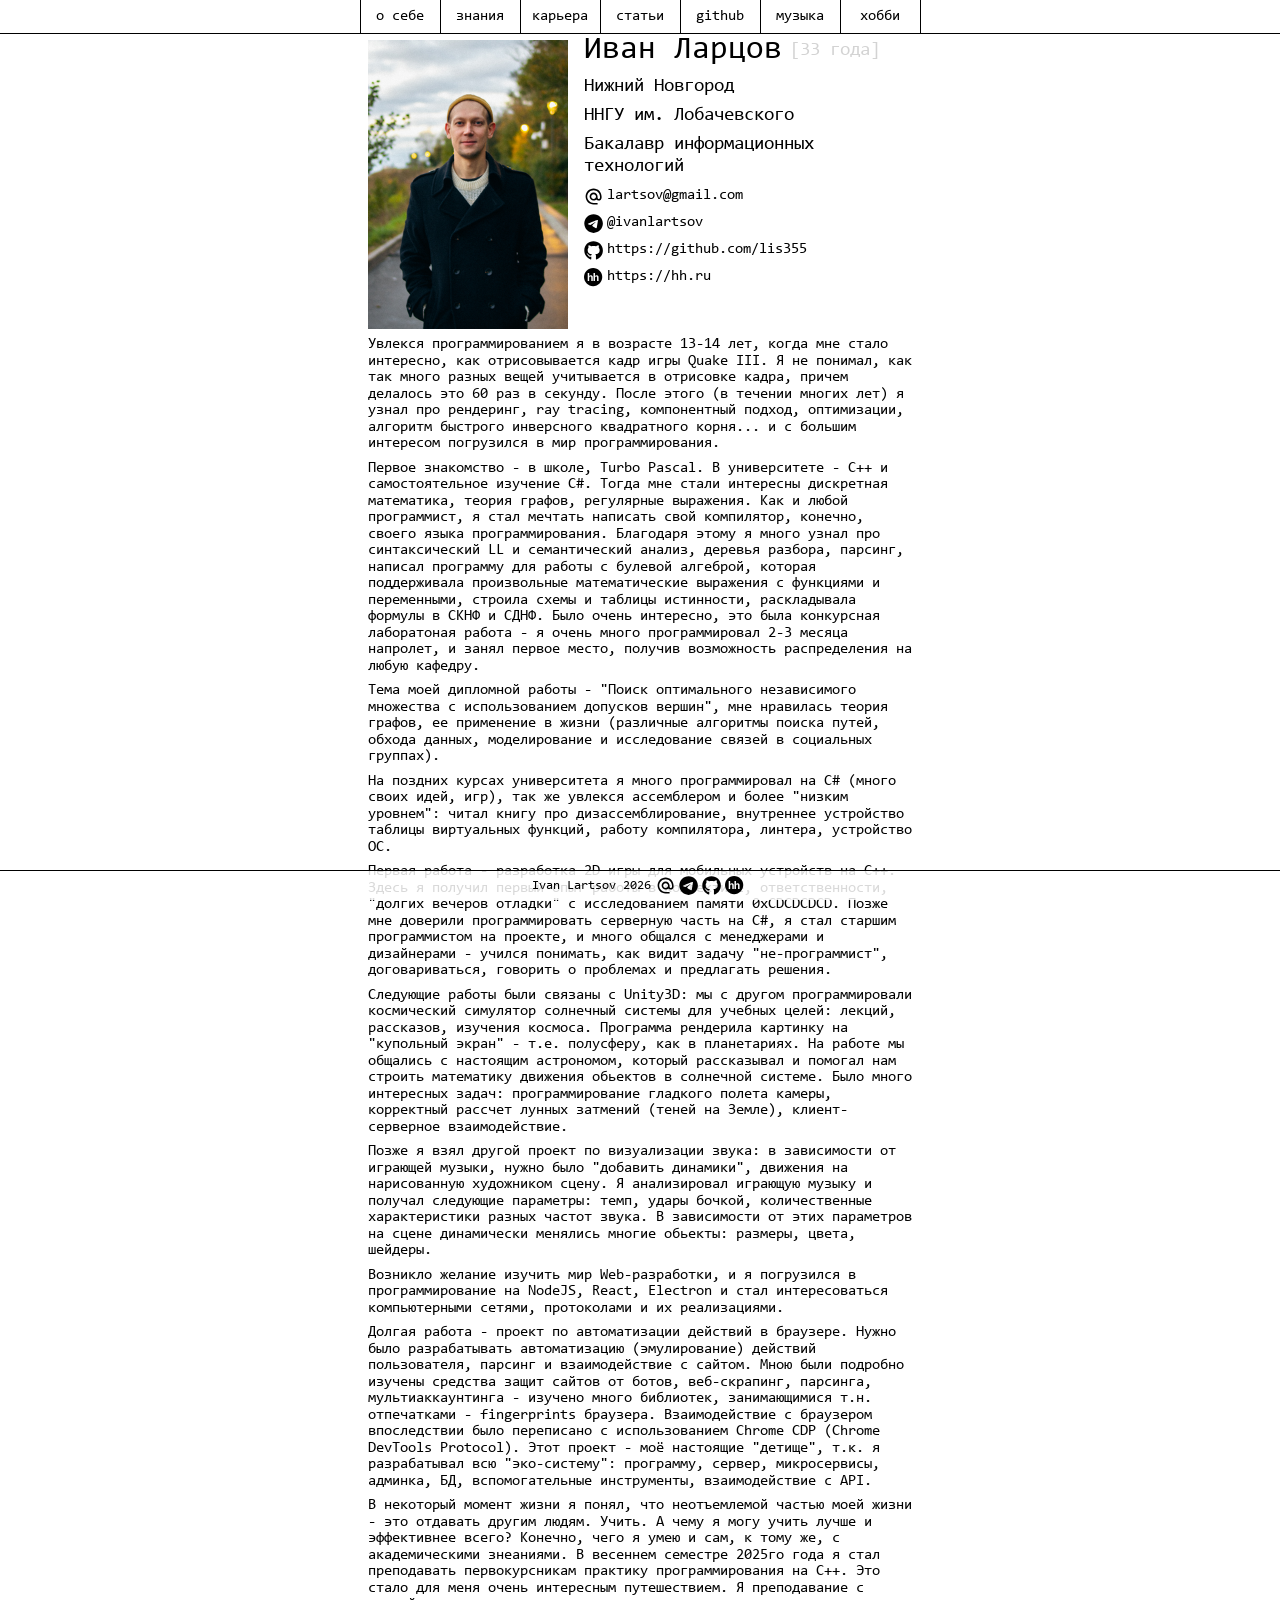
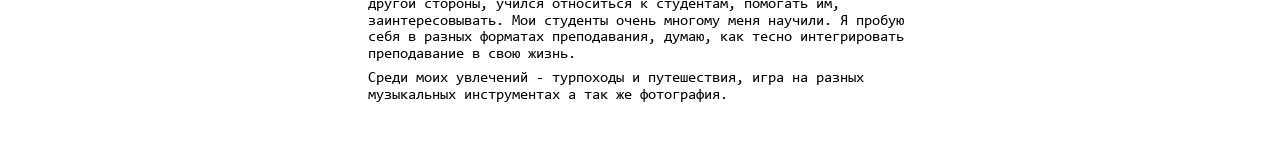
<file: index.html>
<!doctype html><html lang="en"><head><meta charset="utf-8"/><meta name="viewport" content="width=device-width,initial-scale=1"/><meta name="theme-color" content="#000000"/><link rel="icon" href="/favicon.ico"/><title>Lartsov Ivan</title><script defer="defer" src="/static/js/main.4e8dfeac.js"></script><link href="/static/css/main.17c122d2.css" rel="stylesheet"></head><body><noscript>You need to enable JavaScript to run this app.</noscript><div id="root"></div></body></html>
</file>
<file: static/css/main.17c122d2.css>
/*! normalize.css v8.0.1 | MIT License | github.com/necolas/normalize.css */html{-webkit-text-size-adjust:100%;line-height:1.15}body{margin:0}main{display:block}h1{font-size:2em;margin:.67em 0}hr{box-sizing:initial;height:0;overflow:visible}pre{font-family:monospace,monospace;font-size:1em}a{background-color:initial}abbr[title]{border-bottom:none;text-decoration:underline;-webkit-text-decoration:underline dotted;text-decoration:underline dotted}b,strong{font-weight:bolder}code,kbd,samp{font-family:monospace,monospace;font-size:1em}small{font-size:80%}sub,sup{font-size:75%;line-height:0;position:relative;vertical-align:initial}sub{bottom:-.25em}sup{top:-.5em}img{border-style:none}button,input,optgroup,select,textarea{font-family:inherit;font-size:100%;line-height:1.15;margin:0}button,input{overflow:visible}button,select{text-transform:none}[type=button],[type=reset],[type=submit],button{-webkit-appearance:button}[type=button]::-moz-focus-inner,[type=reset]::-moz-focus-inner,[type=submit]::-moz-focus-inner,button::-moz-focus-inner{border-style:none;padding:0}[type=button]:-moz-focusring,[type=reset]:-moz-focusring,[type=submit]:-moz-focusring,button:-moz-focusring{outline:1px dotted ButtonText}fieldset{padding:.35em .75em .625em}legend{box-sizing:border-box;color:inherit;display:table;max-width:100%;padding:0;white-space:normal}progress{vertical-align:initial}textarea{overflow:auto}[type=checkbox],[type=radio]{box-sizing:border-box;padding:0}[type=number]::-webkit-inner-spin-button,[type=number]::-webkit-outer-spin-button{height:auto}[type=search]{-webkit-appearance:textfield;outline-offset:-2px}[type=search]::-webkit-search-decoration{-webkit-appearance:none}::-webkit-file-upload-button{-webkit-appearance:button;font:inherit}details{display:block}summary{display:list-item}[hidden],template{display:none}*{margin:0;padding:0}p{line-height:1.1}.flex{display:flex}.flex-row{flex-direction:row}.flex-column{flex-direction:column}.flex-justify-center{justify-content:center}.flex-align-center{align-items:center}::-webkit-scrollbar{height:8px;width:8px}::-webkit-scrollbar-track{background-color:#dfe9eb;border-radius:0}::-webkit-scrollbar-track:active,::-webkit-scrollbar-track:hover{background-color:#dfe9eb}::-webkit-scrollbar-thumb{background-color:#b8c0c2;border-radius:0}::-webkit-scrollbar-thumb:active,::-webkit-scrollbar-thumb:hover{background-color:#b8c0c2}.scroll-indicator{background:#0000;height:3px;width:100%}.scroll-indicator-bar{background:#90ee90bf;height:3px;width:0}@font-face{font-family:"Consolas Monospace";font-style:normal;font-weight:400;src:url(/static/media/Consolas%20Regular.cd87e6528d4667aa9465.ttf) format("truetype")}html{overflow-y:scroll}body{font-family:"Consolas Monospace",monospace}a,a:active,a:hover,a:visited{color:inherit;text-decoration:none}.content{margin:auto}body{font-size:15px}.content{max-width:561px;min-width:561px;width:561px}.header{position:fixed;top:0;width:100%}.header-items{align-items:center;background-color:#ffffffd9;border-bottom:1px solid #000;display:flex;justify-content:center}.header .header-item{background-color:#0000;border:1px solid #000;border-bottom:none;border-top:none;cursor:pointer;flex:1 1;padding:.5rem .7rem;text-align:center;transition:background-color .15s}.header .header-item:hover{background-color:#90ee90bf}.header .header-item:not(:first-child){border-left:0}.icon{cursor:pointer;margin-right:.25rem}.icon svg{height:100%;width:100%}.icon :hover{fill:#008000cc}.main{padding:2.5rem .5rem}.main .block-vertical{margin-bottom:.5rem}.main .big-block-vertical{margin-bottom:1.5rem}.main .photo{margin-right:1rem}.main .icon{height:1.2rem;width:1.2rem}.main .link{margin-top:.15rem}.main .link p{margin:0}.main .link a:hover{fill:#008000cc;color:#008000cc}.main .link a:hover p{text-decoration:underline}.main .download-resume-button{border:1px solid #ff4500;color:#ff4500;cursor:pointer;font-size:1rem;margin-top:.15rem;padding:1px 2px 2px 3px;text-decoration:none;transition:background-color .15s}.main .download-resume-button:hover{background-color:#ff4500bf;color:#fff}.main table .v-a-top{vertical-align:top}.main table .h-a-end{text-align:end}.main table .line-box{border-bottom:1px solid #000;height:.6rem;margin-left:.25rem;margin-right:.25rem}.main table td{vertical-align:top}.main p{margin-bottom:.5rem}.main p.h{font-size:1.2rem}.main a{text-decoration:underline}.main a:hover{color:#008000cc}.footer{background-color:#ffffffd9;border-top:1px solid #000;bottom:0;position:fixed;width:100%}.footer .content{align-items:center;display:flex;flex-direction:row;justify-content:center}.footer .icons{display:flex;margin-left:.3rem;padding-bottom:.3rem;padding-top:.3rem}.footer .icons .icon{height:1.2rem;width:1.2rem}.footer p{font-size:.8rem;-webkit-user-select:none;user-select:none}.box{border:1px solid #000;height:100px;width:100px}
/*# sourceMappingURL=main.17c122d2.css.map*/
</file>
